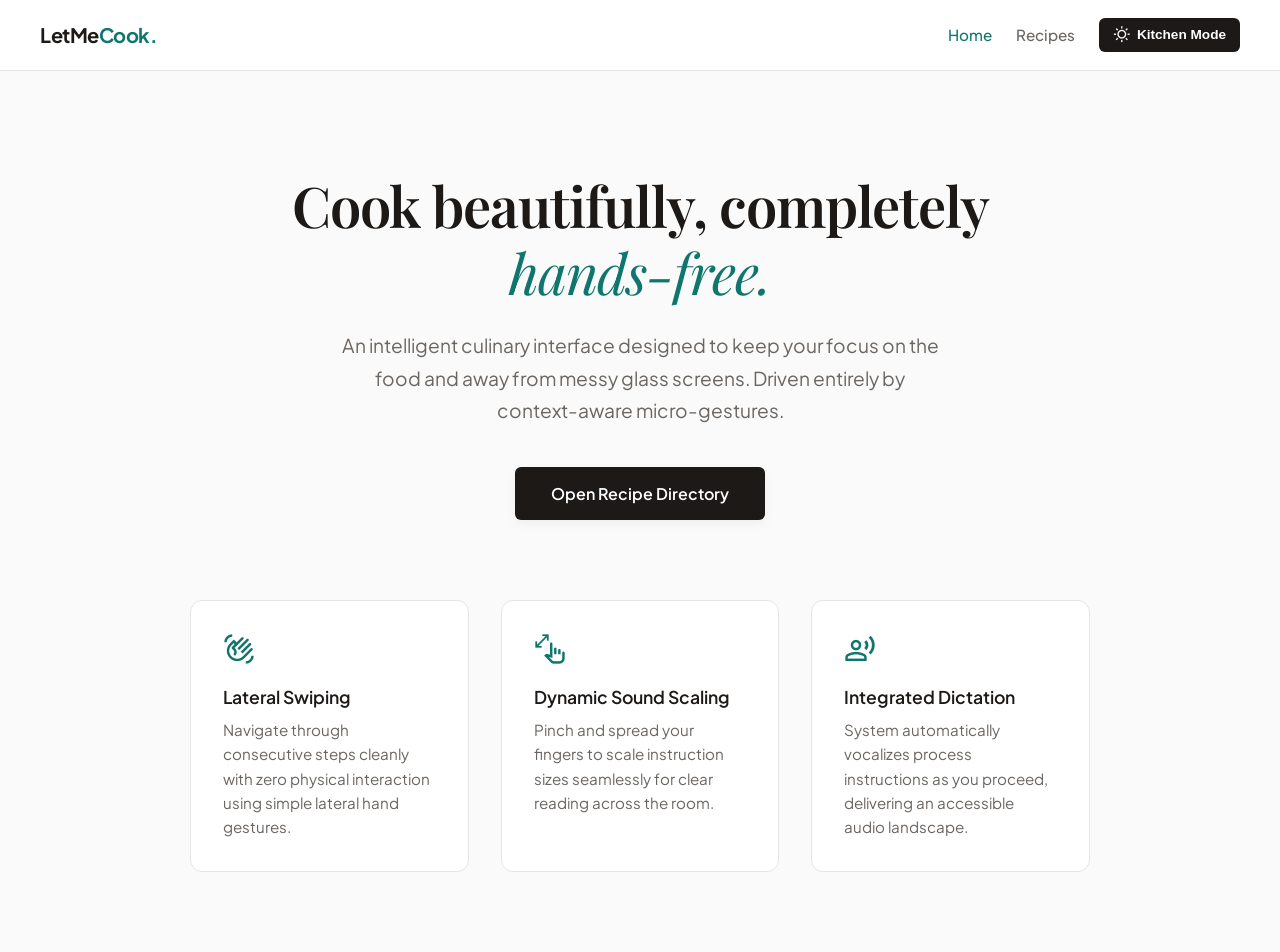
<file: index.html>
<!DOCTYPE html>
<html lang="en">
<head>
    <meta charset="UTF-8">
    <meta name="viewport" content="width=device-width, initial-scale=1.0">
    <title>LetMeCook — Digital Culinary Assistant</title>
    
    <link rel="preconnect" href="https://fonts.googleapis.com">
    <link rel="preconnect" href="https://fonts.gstatic.com" crossorigin="anonymous">
    <link href="https://fonts.googleapis.com/css2?family=Playfair+Display:ital,wght=0,600;1,400&family=Plus+Jakarta+Sans:wght=400;500;600;700&display=swap" rel="stylesheet">
    <link href="https://fonts.googleapis.com/css2?family=Material+Symbols+Outlined:opsz,wght,FILL,GRAD@24,400,0,0" rel="stylesheet">
    <link rel="stylesheet" href="style.css">
    <script src="recipes.js"></script>
</head>
<body>

    <nav class="navbar">
        <a href="index.html" class="logo">LetMe<span>Cook.</span></a>
        <div class="nav-links" style="display: flex; align-items: center;">
            <a href="index.html" class="active">Home</a>
            <a href="recipes.html">Recipes</a>
            <button onclick="toggleGlobalKitchenTheme()" style="background: var(--text-main); color: var(--surface); border: none; padding: 8px 14px; border-radius: var(--radius-sm); font-size: 0.85rem; font-weight: 600; cursor: pointer; display: inline-flex; align-items: center; gap: 6px; margin-left: 24px;">
                <span class="material-symbols-outlined" id="globalThemeIcon" style="font-size: 1.1rem;">wb_sunny</span>
                <span id="globalThemeText">Kitchen Mode</span>
            </button>
        </div>
    </nav>

    <div class="hero-section">
        <h1>Cook beautifully, completely <span>hands-free.</span></h1>
        <p class="hero-subtitle">An intelligent culinary interface designed to keep your focus on the food and away from messy glass screens. Driven entirely by context-aware micro-gestures.</p>
        <a href="recipes.html" class="cta-btn">Open Recipe Directory</a>
    </div>

    <div class="features-grid">
        <div class="feature-card">
            <div class="icon">
                <span class="material-symbols-outlined" style="font-size: 2rem; color: var(--primary);">waving_hand</span>
            </div>
            <h3>Lateral Swiping</h3>
            <p>Navigate through consecutive steps cleanly with zero physical interaction using simple lateral hand gestures.</p>
        </div>
        
        <div class="feature-card">
            <div class="icon">
                <span class="material-symbols-outlined" style="font-size: 2rem; color: var(--primary);">pinch</span>
            </div>
            <h3>Dynamic Sound Scaling</h3>
            <p>Pinch and spread your fingers to scale instruction sizes seamlessly for clear reading across the room.</p>
        </div>
        
        <div class="feature-card">
            <div class="icon">
                <span class="material-symbols-outlined" style="font-size: 2rem; color: var(--primary);">record_voice_over</span>
            </div>
            <h3>Integrated Dictation</h3>
            <p>System automatically vocalizes process instructions as you proceed, delivering an accessible audio landscape.</p>
        </div>
    </div>

</body>
</html>
</file>
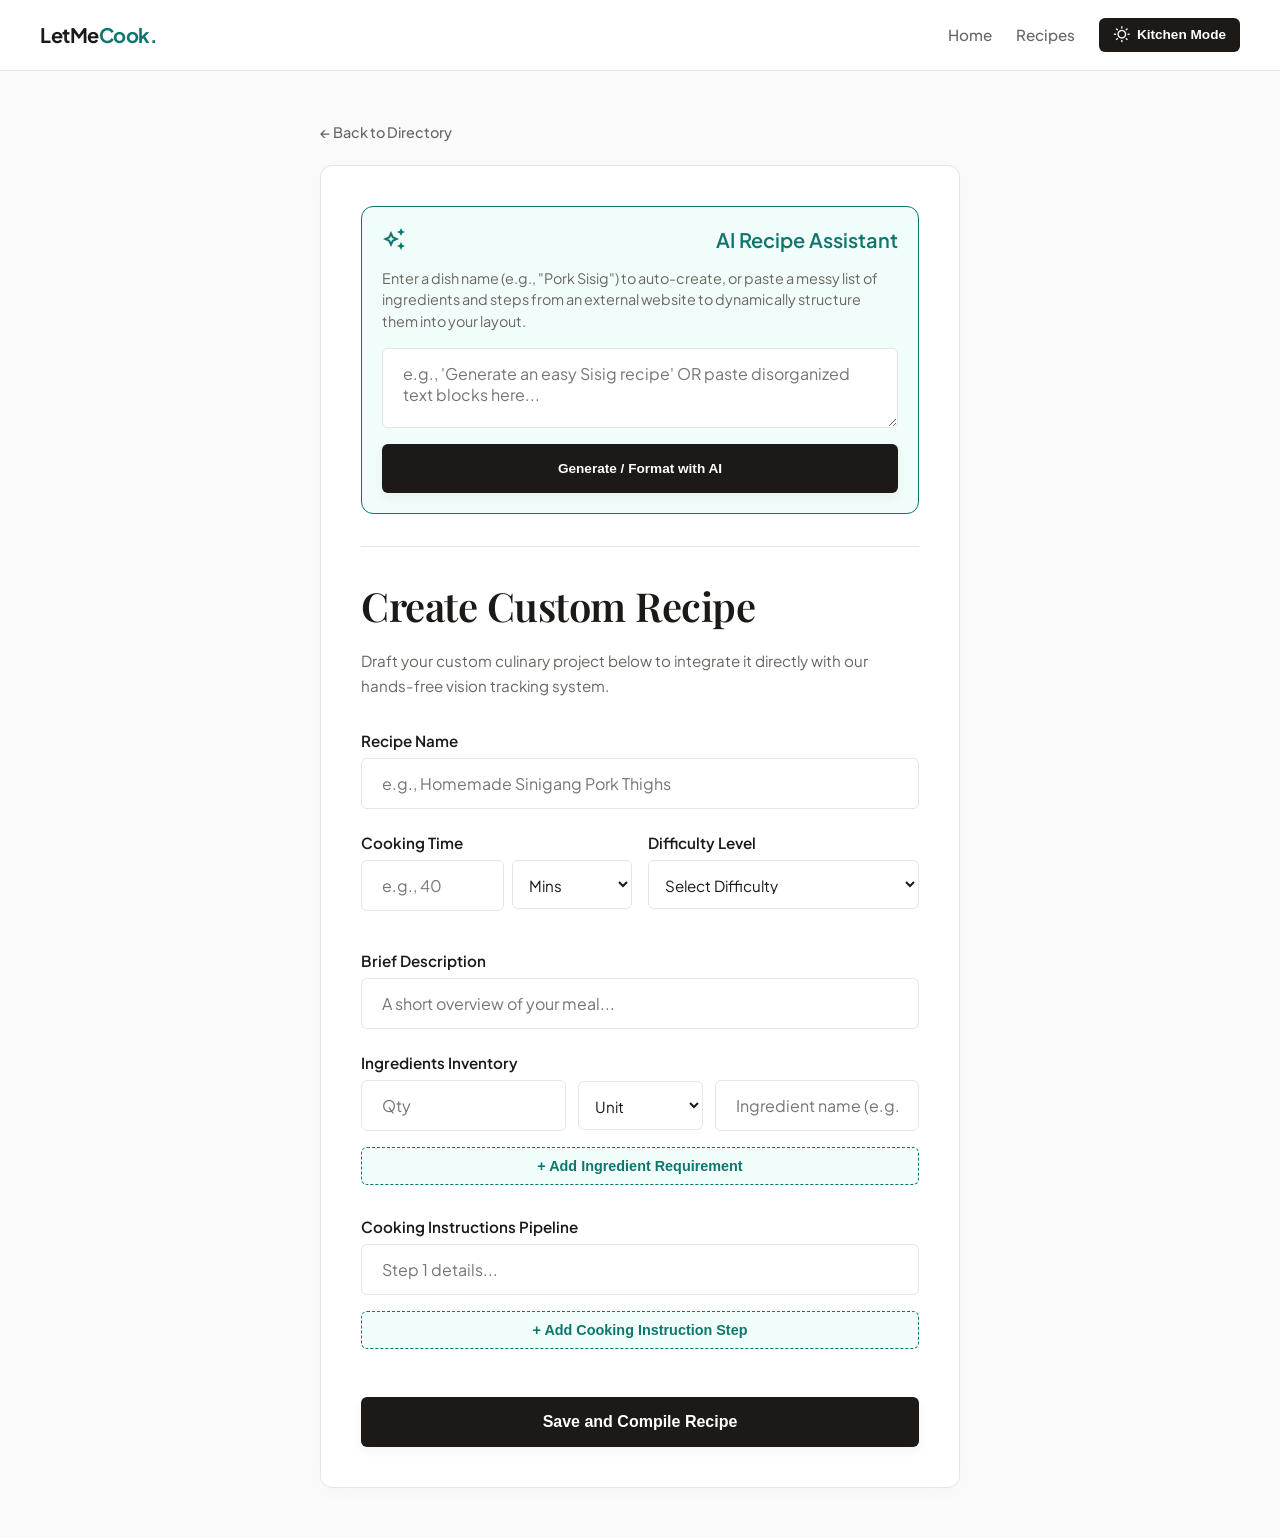
<file: create-recipe.html>
<!DOCTYPE html>
<html lang="en">
<head>
    <meta charset="UTF-8">
    <meta name="viewport" content="width=device-width, initial-scale=1.0">
    <title>Create Recipe — LetMeCook</title>
    
    <link rel="preconnect" href="https://fonts.googleapis.com">
    <link rel="preconnect" href="https://fonts.gstatic.com" crossorigin="anonymous">
    <link href="https://fonts.googleapis.com/css2?family=Playfair+Display:ital,wght=0,600;1,400&family=Plus+Jakarta+Sans:wght=400;500;600;700&display=swap" rel="stylesheet">
    <link href="https://fonts.googleapis.com/css2?family=Material+Symbols+Outlined:opsz,wght,FILL,GRAD@24,400,0,0" rel="stylesheet">
    <link rel="stylesheet" href="style.css">
    <script src="recipes.js"></script>

    <!-- Keyless Cloud and AI Library -->
    <script src="https://js.puter.com/v2/"></script>

    <style>
        .form-group { margin-bottom: 24px; }
        .form-label { display: block; font-weight: 600; font-size: 0.95rem; margin-bottom: 8px; color: var(--text-main); }
        .form-row { display: flex; gap: 16px; margin-bottom: 16px; }
        .dynamic-list-item { display: flex; gap: 12px; margin-bottom: 12px; width: 100%; align-items: center; }
        
        /* Structured Form Inputs & Selects QoL Alignments */
        .qol-select {
            width: 100%;
            padding: 14px 12px;
            border: 1px solid var(--border);
            border-radius: var(--radius-sm);
            background: var(--surface);
            color: var(--text-main);
            font-family: inherit;
            font-size: 0.95rem;
            box-sizing: border-box;
            height: 49px;
            transition: border-color 0.2s ease;
        }
        .qol-select:focus {
            outline: none;
            border-color: var(--primary);
        }

        .time-qty {
            width: 100px;
            min-width: 0 !important;
        }
        .time-unit {
            width: 120px;
        }

        .ingredient-qty { 
            width: 90px; 
            min-width: 0 !important; 
        }
        .ingredient-unit { 
            width: 125px; 
            padding: 14px 12px; 
            border: 1px solid var(--border); 
            border-radius: var(--radius-sm); 
            background: var(--surface); 
            color: var(--text-main); 
            font-family: inherit; 
            font-size: 0.95rem; 
            box-sizing: border-box;
            height: 49px; 
        }
        .ingredient-name { 
            flex: 1; 
            min-width: 0 !important; 
        }

        .remove-btn { background: #fee2e2; color: #991b1b; border: 1px solid #fca5a5; padding: 12px; border-radius: var(--radius-sm); cursor: pointer; display: flex; align-items: center; justify-content: center; height: 49px; box-sizing: border-box; }
        .remove-btn:hover { background: #fca5a5; }
        .add-list-btn { background: var(--primary-light); color: var(--primary); border: 1px dashed var(--primary); padding: 10px 16px; border-radius: var(--radius-sm); font-weight: 600; cursor: pointer; width: 100%; text-align: center; font-size: 0.9rem; margin-top: 4px; transition: all 0.2s; }
        .add-list-btn:hover { background: var(--primary); color: white; }
    </style>
</head>
<body>

    <nav class="navbar">
        <a href="index.html" class="logo">LetMe<span>Cook.</span></a>
        <div class="nav-links" style="display: flex; align-items: center;">
            <a href="index.html">Home</a>
            <a href="recipes.html">Recipes</a>
            <button onclick="toggleGlobalKitchenTheme()" style="background: var(--text-main); color: var(--surface); border: none; padding: 8px 14px; border-radius: var(--radius-sm); font-size: 0.85rem; font-weight: 600; cursor: pointer; display: inline-flex; align-items: center; gap: 6px; margin-left: 24px;">
                <span class="material-symbols-outlined" id="globalThemeIcon" style="font-size: 1.1rem;">wb_sunny</span>
                <span id="globalThemeText">Kitchen Mode</span>
            </button>
        </div>
    </nav>

    <div class="recipe-container">
        <a href="recipes.html" class="back-link">← Back to Directory</a>
        
        <div class="recipe-card">
            
            <!-- KEYLESS AI RECIPE GENERATOR & CLIPBOARD FORMATTER PANEL -->
            <div class="ai-assistant-panel" style="margin-bottom: 32px; padding: 20px; background: var(--primary-light); border: 1px solid var(--primary); border-radius: var(--radius-lg);">
                <h3 style="margin-top:0; display:flex; align-items:center; gap:8px; color:var(--primary);">
                    <span class="material-symbols-outlined">auto_awesome</span> AI Recipe Assistant
                </h3>
                <p style="font-size:0.9rem; margin-bottom:16px; color:var(--text-muted); line-height: 1.5;">
                    Enter a dish name (e.g., "Pork Sisig") to auto-create, or paste a messy list of ingredients and steps from an external website to dynamically structure them into your layout.
                </p>
                
                <div class="form-group" style="margin-bottom: 12px;">
                    <textarea id="aiInputPrompt" class="search-input" style="width:100%; box-sizing:border-box; height:80px; resize:vertical; min-width:0 !important;" placeholder="e.g., 'Generate an easy Sisig recipe' OR paste disorganized text blocks here..."></textarea>
                </div>
                
                <div style="display:flex;">
                    <button type="button" class="cta-btn" onclick="generateRecipeWithAI()" style="padding:10px 20px; font-size:0.85rem; border:none; margin:0; flex:1; height:49px;">Generate / Format with AI</button>
                </div>
                <div id="aiStatusMessage" style="margin-top:12px; font-size:0.85rem; font-weight:600; color:var(--primary); display:none;">Processing...</div>
            </div>

            <hr style="border: 0; border-top: 1px solid var(--border); margin: 32px 0;">

            <h2>Create Custom Recipe</h2>
            <p style="color: var(--text-muted); margin-bottom: 32px; font-size: 0.95rem;">Draft your custom culinary project below to integrate it directly with our hands-free vision tracking system.</p>
            
            <form id="customRecipeForm" onsubmit="saveCustomRecipe(event)">
                <div class="form-group">
                    <label class="form-label" for="recipeTitleInput">Recipe Name</label>
                    <input type="text" id="recipeTitleInput" class="search-input" style="width:100%; box-sizing:border-box;" placeholder="e.g., Homemade Sinigang Pork Thighs" required>
                </div>

                <div class="form-row">
                    <div class="form-group" style="flex:1;">
                        <label class="form-label">Cooking Time</label>
                        <div style="display: flex; gap: 8px; width: 100%;">
                            <input type="number" id="recipeTimeInput" min="1" class="search-input time-qty" placeholder="e.g., 40" required>
                            <select id="recipeTimeUnitInput" class="qol-select time-unit" required>
                                <option value="Mins">Mins</option>
                                <option value="Hrs">Hour(s)</option>
                            </select>
                        </div>
                    </div>
                    <div class="form-group" style="flex:1;">
                        <label class="form-label" for="recipeLevelInput">Difficulty Level</label>
                        <select id="recipeLevelInput" class="qol-select" required>
                            <option value="" disabled selected>Select Difficulty</option>
                            <option value="Easy">Easy</option>
                            <option value="Medium">Medium</option>
                            <option value="Hard">Hard</option>
                        </select>
                    </div>
                </div>

                <div class="form-group">
                    <label class="form-label" for="recipeDescInput">Brief Description</label>
                    <input type="text" id="recipeDescInput" class="search-input" style="width:100%; box-sizing:border-box;" placeholder="A short overview of your meal..." required>
                </div>

                <div class="form-group">
                    <label class="form-label">Ingredients Inventory</label>
                    <div id="ingredientsFormContainer">
                        <div class="dynamic-list-item">
                            <input type="number" step="0.25" min="0" class="search-input ingredient-qty" placeholder="Qty" required>
                            <select class="ingredient-unit" required>
                                <option value="">Unit</option>
                                <option value="g">g (grams)</option>
                                <option value="kg">kg (kilograms)</option>
                                <option value="ml">ml (milliliters)</option>
                                <option value="L">L (liters)</option>
                                <option value="tsp">tsp</option>
                                <option value="tbsp">tbsp</option>
                                <option value="cup">cup(s)</option>
                                <option value="pcs">pc(s)</option>
                                <option value="to taste">to taste</option>
                            </select>
                            <input type="text" class="search-input ingredient-name" placeholder="Ingredient name (e.g., Pork belly)" required>
                        </div>
                    </div>
                    <button type="button" class="add-list-btn" onclick="addIngredientField()">+ Add Ingredient Requirement</button>
                </div>

                <div class="form-group" style="margin-top: 32px;">
                    <label class="form-label">Cooking Instructions Pipeline</label>
                    <div id="stepsFormContainer">
                        <div class="dynamic-list-item">
                            <input type="text" class="search-input step-entry" style="flex:1;" placeholder="Step 1 details..." required>
                        </div>
                    </div>
                    <button type="button" class="add-list-btn" onclick="addStepField()">+ Add Cooking Instruction Step</button>
                </div>

                <button type="submit" class="cta-btn" style="width: 100%; text-align: center; margin-top: 24px; cursor: pointer; border: none;">Save and Compile Recipe</button>
            </form>
        </div>
    </div>

    <!-- SDK & Dynamic Form Injection Logic -->
    <script>
        async function generateRecipeWithAI() {
            const prompt = document.getElementById('aiInputPrompt').value.trim();
            const statusMsg = document.getElementById('aiStatusMessage');

            if (!prompt) {
                alert("Please enter a dish name or paste raw text to organize.");
                return;
            }

            statusMsg.style.display = 'block';
            statusMsg.innerText = "✨ AI is compiling your recipe layout...";

            try {
                // Call Gemini via keyless Puter AI integration
                const response = await puter.ai.chat(
                    `You are a professional recipe extraction parser. Based on this request: "${prompt}", generate a structured recipe.
                    
                    If the user gives just a dish name, invent a standard recipe.
                    If the user provides copy-pasted raw ingredients and instructions, parse and organize them.
                    
                    IMPORTANT: For ingredients, split them into:
                    - "qty": a clean number (e.g., 2, 0.5, 250) or an empty string "" if not applicable.
                    - "unit": abbreviation strictly matching: "g", "kg", "ml", "L", "tsp", "tbsp", "cup", "pcs", or "to taste".
                    - "name": plain name of the ingredient without units or quantities.
                    
                    Return output in this JSON format ONLY (Do not include markdown blocks like \`\`\`json or regular conversational text):
                    {
                        "title": "Recipe Name",
                        "timeQty": 45,
                        "timeUnit": "Mins",
                        "level": "Medium",
                        "description": "Short overview",
                        "ingredients": [
                            {"qty": 500, "unit": "g", "name": "Pork Belly"},
                            {"qty": 2, "unit": "tbsp", "name": "Soy Sauce"}
                        ],
                        "steps": [
                            "Step 1 instructions...",
                            "Step 2 instructions..."
                        ]
                    }`,
                    { model: 'google/gemini-3.5-flash' }
                );

                const cleanText = response.message.content.replace(/```json|```/g, '').trim();
                const recipeData = JSON.parse(cleanText);

                // Populate Text & Dropdowns
                document.getElementById('recipeTitleInput').value = recipeData.title || '';
                document.getElementById('recipeTimeInput').value = recipeData.timeQty || '';
                document.getElementById('recipeTimeUnitInput').value = recipeData.timeUnit || 'Mins';
                document.getElementById('recipeLevelInput').value = recipeData.level || 'Medium';
                document.getElementById('recipeDescInput').value = recipeData.description || '';

                // Hydrate Ingredients List
                const ingContainer = document.getElementById('ingredientsFormContainer');
                ingContainer.innerHTML = '';
                
                if (recipeData.ingredients && recipeData.ingredients.length > 0) {
                    recipeData.ingredients.forEach((ing, i) => {
                        const div = document.createElement('div');
                        div.className = 'dynamic-list-item';
                        div.innerHTML = `
                            <input type="number" step="0.25" min="0" class="search-input ingredient-qty" placeholder="Qty" value="${ing.qty || ''}" required>
                            <select class="ingredient-unit" required>
                                <option value="">Unit</option>
                                <option value="g" ${ing.unit === 'g' ? 'selected' : ''}>g (grams)</option>
                                <option value="kg" ${ing.unit === 'kg' ? 'selected' : ''}>kg (kilograms)</option>
                                <option value="ml" ${ing.unit === 'ml' ? 'selected' : ''}>ml (milliliters)</option>
                                <option value="L" ${ing.unit === 'L' ? 'selected' : ''}>L (liters)</option>
                                <option value="tsp" ${ing.unit === 'tsp' ? 'selected' : ''}>tsp</option>
                                <option value="tbsp" ${ing.unit === 'tbsp' ? 'selected' : ''}>tbsp</option>
                                <option value="cup" ${ing.unit === 'cup' ? 'selected' : ''}>cup(s)</option>
                                <option value="pcs" ${ing.unit === 'pcs' ? 'selected' : ''}>pc(s)</option>
                                <option value="to taste" ${ing.unit === 'to taste' ? 'selected' : ''}>to taste</option>
                            </select>
                            <input type="text" class="search-input ingredient-name" style="flex:1;" placeholder="Ingredient name..." value="${ing.name || ''}" required>
                            ${i > 0 ? `<button type="button" class="remove-btn" onclick="this.parentElement.remove()"><span class="material-symbols-outlined">delete</span></button>` : ''}
                        `;
                        ingContainer.appendChild(div);
                    });
                } else {
                    addIngredientField();
                }

                // Hydrate Instruction Steps
                const stepsContainer = document.getElementById('stepsFormContainer');
                stepsContainer.innerHTML = '';
                
                if (recipeData.steps && recipeData.steps.length > 0) {
                    recipeData.steps.forEach((step, i) => {
                        const div = document.createElement('div');
                        div.className = 'dynamic-list-item';
                        div.innerHTML = `
                            <input type="text" class="search-input step-entry" style="flex:1;" placeholder="Step ${i + 1} details..." value="${step}" required>
                            ${i > 0 ? `<button type="button" class="remove-btn" onclick="this.parentElement.remove(); updateStepPlaceholders();"><span class="material-symbols-outlined">delete</span></button>` : ''}
                        `;
                        stepsContainer.appendChild(div);
                    });
                } else {
                    addStepField();
                }

                statusMsg.innerText = "✔️ Template populated successfully! You can make modifications before saving.";
                setTimeout(() => { statusMsg.style.display = 'none'; }, 6000);

            } catch (error) {
                console.error(error);
                statusMsg.innerText = "❌ AI formatting failed. Please try again.";
            }
        }
    </script>

    <script>
        function addIngredientField() {
            const container = document.getElementById('ingredientsFormContainer');
            const div = document.createElement('div'); div.className = 'dynamic-list-item';
            div.innerHTML = `
                <input type="number" step="0.25" min="0" class="search-input ingredient-qty" placeholder="Qty" required>
                <select class="ingredient-unit" required>
                    <option value="">Unit</option>
                    <option value="g">g (grams)</option>
                    <option value="kg">kg (kilograms)</option>
                    <option value="ml">ml (milliliters)</option>
                    <option value="L">L (liters)</option>
                    <option value="tsp">tsp</option>
                    <option value="tbsp">tbsp</option>
                    <option value="cup">cup(s)</option>
                    <option value="pcs">pc(s)</option>
                    <option value="to taste">to taste</option>
                </select>
                <input type="text" class="search-input ingredient-name" style="flex:1;" placeholder="Ingredient name..." required>
                <button type="button" class="remove-btn" onclick="this.parentElement.remove()"><span class="material-symbols-outlined">delete</span></button>
            `;
            container.appendChild(div);
        }

        function addStepField() {
            const container = document.getElementById('stepsFormContainer');
            const stepNum = container.children.length + 1;
            const div = document.createElement('div'); div.className = 'dynamic-list-item';
            div.innerHTML = `<input type="text" class="search-input step-entry" style="flex:1;" placeholder="Step ${stepNum} details..." required>
                <button type="button" class="remove-btn" onclick="this.parentElement.remove(); updateStepPlaceholders();"><span class="material-symbols-outlined">delete</span></button>`;
            container.appendChild(div);
        }

        function updateStepPlaceholders() {
            document.querySelectorAll('.step-entry').forEach((input, index) => { input.placeholder = `Step ${index + 1} details...`; });
        }

        function saveCustomRecipe(event) {
            event.preventDefault();
            const title = document.getElementById('recipeTitleInput').value.trim();
            
            const timeQty = document.getElementById('recipeTimeInput').value.trim();
            const timeUnit = document.getElementById('recipeTimeUnitInput').value;
            const time = `${timeQty} ${timeUnit}`;

            const level = document.getElementById('recipeLevelInput').value;
            const description = document.getElementById('recipeDescInput').value.trim();

            const ingredientItems = Array.from(document.querySelectorAll('#ingredientsFormContainer .dynamic-list-item'));
            const ingredients = ingredientItems.map(item => {
                const qty = item.querySelector('.ingredient-qty').value.trim();
                const unit = item.querySelector('.ingredient-unit').value;
                const name = item.querySelector('.ingredient-name').value.trim();
                
                if (unit === "to taste") {
                    return `${name} (${unit})`;
                }
                return `${qty}${unit} ${name}`;
            }).filter(val => val !== "");

            const steps = Array.from(document.querySelectorAll('.step-entry')).map(input => input.value.trim()).filter(val => val !== "");

            const recipeKey = 'user_' + title.toLowerCase().replace(/[^a-z0-9]/g, '_');
            const newRecipeObject = { title, time, level, description, ingredients, steps };

            let savedRecipes = JSON.parse(localStorage.getItem('userCustomRecipes')) || {};
            savedRecipes[recipeKey] = newRecipeObject;
            localStorage.setItem('userCustomRecipes', JSON.stringify(savedRecipes));
            window.location.href = 'recipes.html';
        }
    </script>
</body>
</html>
</file>
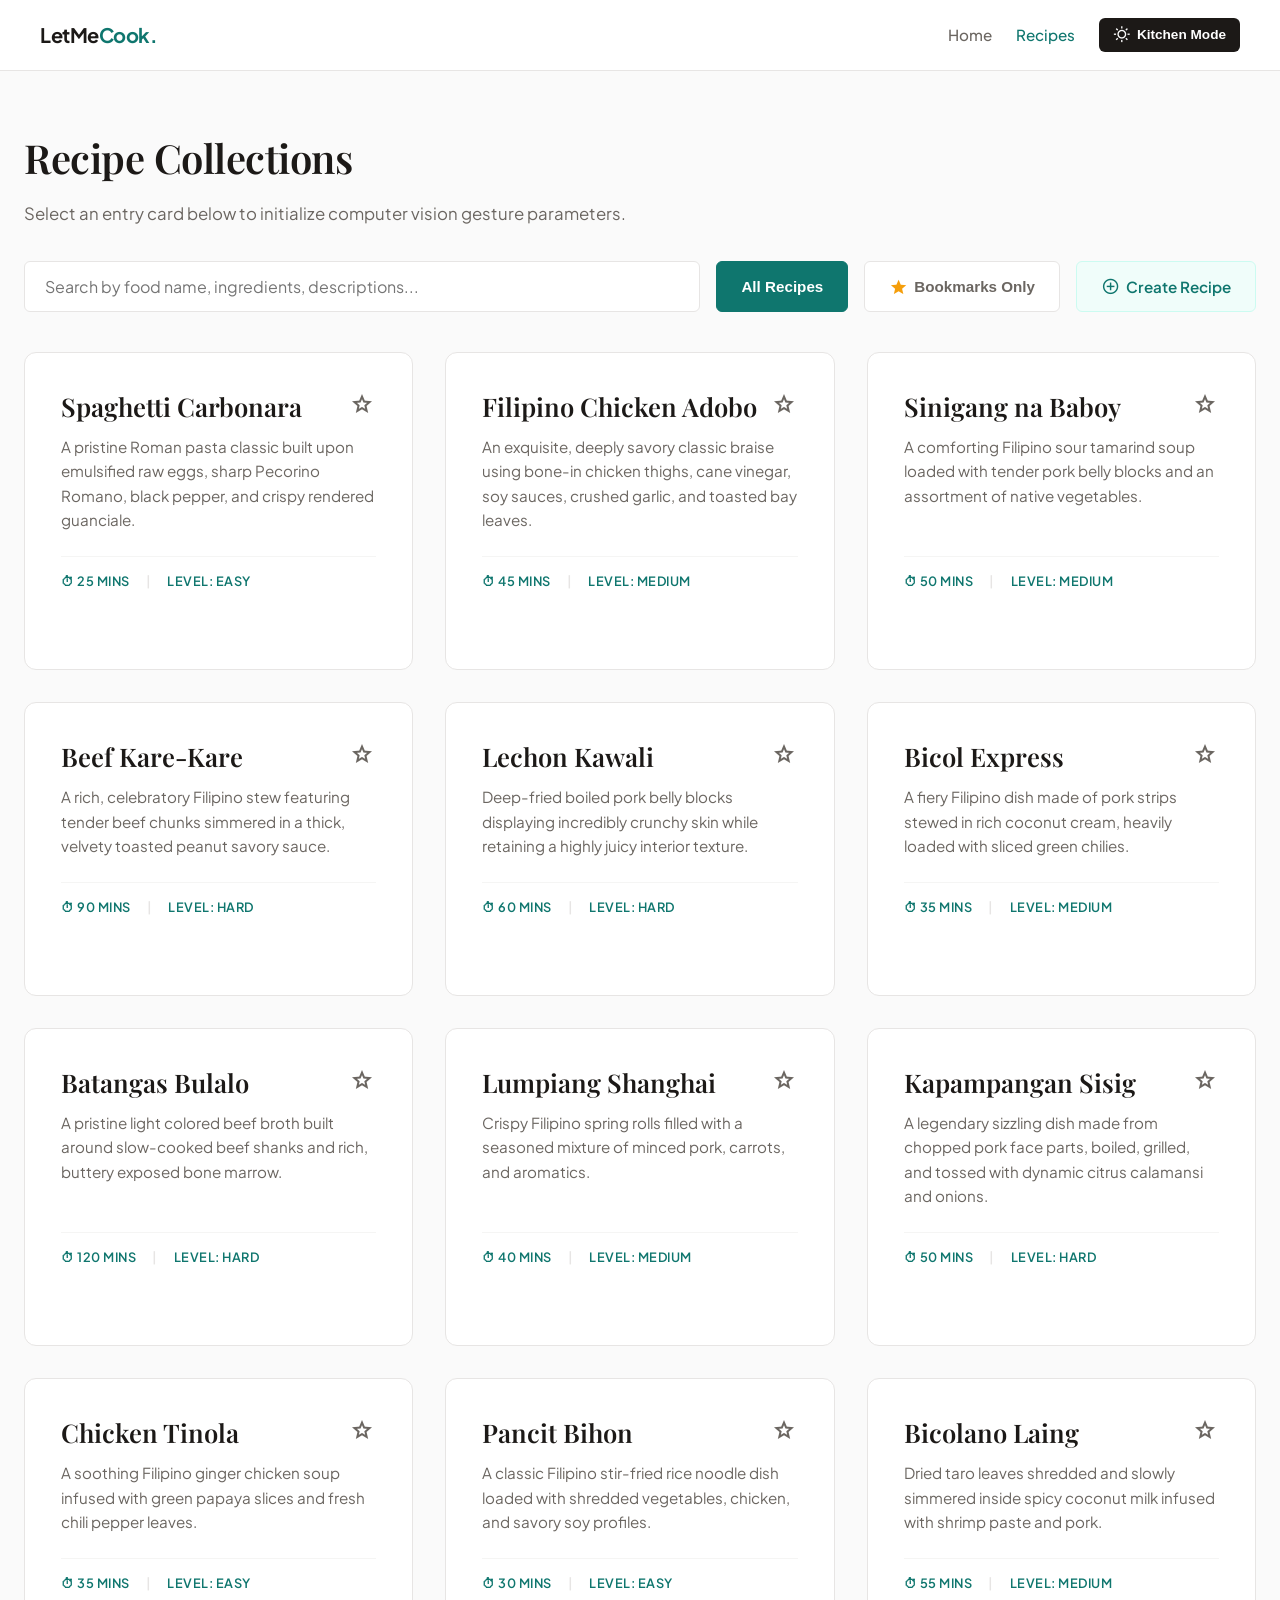
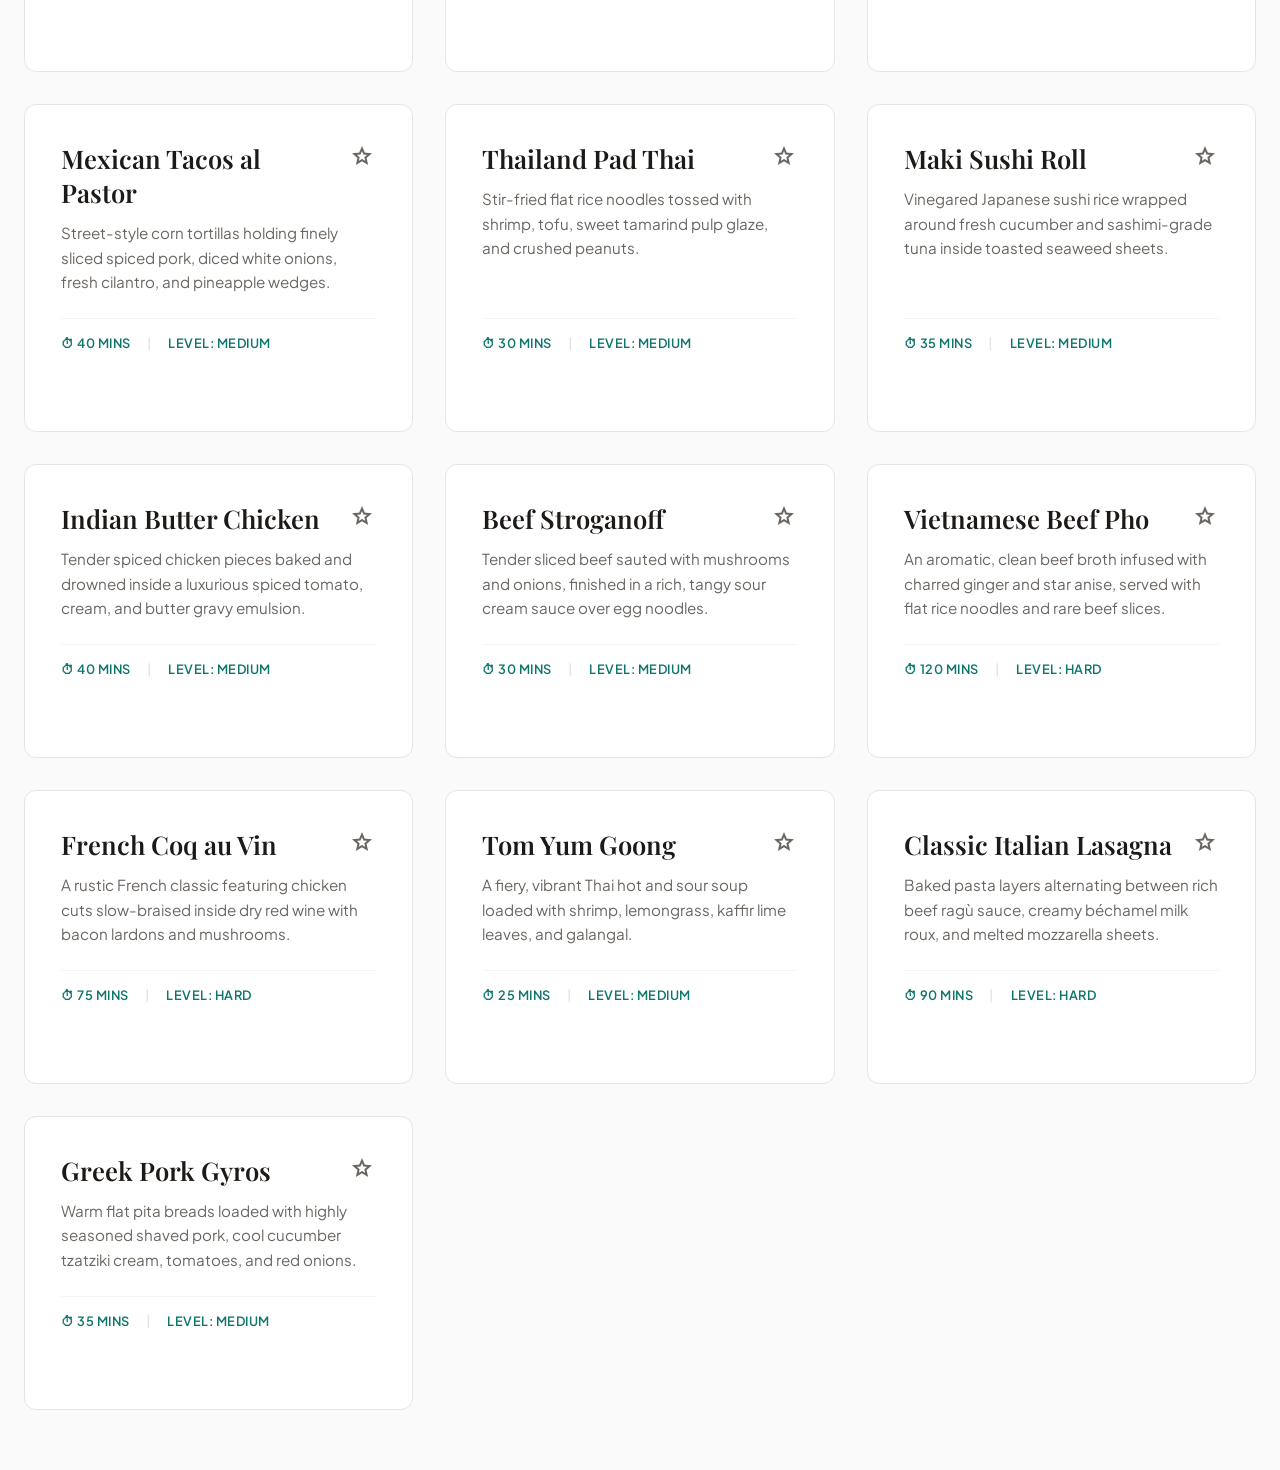
<file: recipes.html>
<!DOCTYPE html>
<html lang="en">
<head>
    <meta charset="UTF-8">
    <meta name="viewport" content="width=device-width, initial-scale=1.0">
    <title>Recipe Directory — LetMeCook</title>
    
    <link rel="preconnect" href="https://fonts.googleapis.com">
    <link rel="preconnect" href="https://fonts.gstatic.com" crossorigin="anonymous">
    <link href="https://fonts.googleapis.com/css2?family=Playfair+Display:ital,wght=0,600;1,400&family=Plus+Jakarta+Sans:wght=400;500;600;700&display=swap" rel="stylesheet">
    <link href="https://fonts.googleapis.com/css2?family=Material+Symbols+Outlined:opsz,wght,FILL,GRAD@24,400,0,0" rel="stylesheet">
    <link rel="stylesheet" href="style.css">
    <script src="recipes.js"></script>
</head>
<body>

    <nav class="navbar">
        <a href="index.html" class="logo">LetMe<span>Cook.</span></a>
        <div class="nav-links" style="display: flex; align-items: center;">
            <a href="index.html">Home</a>
            <a href="recipes.html" class="active">Recipes</a>
            <button onclick="toggleGlobalKitchenTheme()" style="background: var(--text-main); color: var(--surface); border: none; padding: 8px 14px; border-radius: var(--radius-sm); font-size: 0.85rem; font-weight: 600; cursor: pointer; display: inline-flex; align-items: center; gap: 6px; margin-left: 24px;">
                <span class="material-symbols-outlined" id="globalThemeIcon" style="font-size: 1.1rem;">wb_sunny</span>
                <span id="globalThemeText">Kitchen Mode</span>
            </button>
        </div>
    </nav>

    <div class="directory-container">
        <h2>Recipe Collections</h2>
        <p class="directory-desc">Select an entry card below to initialize computer vision gesture parameters.</p>
        
        <div class="search-controls">
            <input type="text" id="searchInput" class="search-input" placeholder="Search by food name, ingredients, descriptions...">
            <button id="filterAll" class="filter-btn active" onclick="setFilter('all')">All Recipes</button>
            <button id="filterFavs" class="filter-btn" onclick="setFilter('favorites')" style="display: flex; align-items: center; gap: 6px;">
                <span class="material-symbols-outlined" style="font-size: 1.2rem; font-variation-settings: 'FILL' 1; color: #f59e0b;">star</span> Bookmarks Only
            </button>
            <a href="create-recipe.html" class="filter-btn" style="display: inline-flex; align-items: center; gap: 6px; text-decoration: none; margin-left: auto; background: var(--primary-light); color: var(--primary); border-color: #ccfbf1;">
                <span class="material-symbols-outlined" style="font-size: 1.2rem;">add_circle</span> Create Recipe
            </a>
        </div>

        <div class="recipe-grid" id="recipeGridContainer"></div>
    </div>

    <script>
        let currentFilterMode = 'all';

        if (!localStorage.getItem('recipeBookmarks')) {
            localStorage.setItem('recipeBookmarks', JSON.stringify([]));
        }

        function renderCatalogGrid() {
            const searchKeyword = document.getElementById('searchInput').value.toLowerCase();
            const bookmarksList = JSON.parse(localStorage.getItem('recipeBookmarks'));
            const gridContainer = document.getElementById('recipeGridContainer');
            let generatedHtml = '';

            const userKeys = [];
            const systemKeys = [];

            for (const key in RECIPE_DATA) {
                if (key.startsWith('user_')) { userKeys.push(key); } 
                else { systemKeys.push(key); }
            }

            const prioritizedKeys = [...userKeys, ...systemKeys];

            prioritizedKeys.forEach(key => {
                const item = RECIPE_DATA[key];
                const isFavorited = bookmarksList.includes(key);

                if (currentFilterMode === 'favorites' && !isFavorited) return;

                const matchesSearch = 
                    item.title.toLowerCase().includes(searchKeyword) ||
                    item.description.toLowerCase().includes(searchKeyword) ||
                    item.ingredients.some(ing => ing.toLowerCase().includes(searchKeyword));

                if (!matchesSearch) return;

                const isUserGenerated = key.startsWith('user_');
                const conditionalShadeClass = isUserGenerated ? 'user-created-card' : '';
                const deleteActionMarkup = isUserGenerated ? `
                    <div class="card-actions-wrapper">
                        <button class="action-icon-btn delete" title="Delete Recipe" onclick="purgeCustomRecipe(event, '${key}')">
                            <span class="material-symbols-outlined" style="font-size: 1.2rem;">delete</span>
                        </button>
                    </div>
                ` : '';

                generatedHtml += `
                    <div class="recipe-directory-card ${conditionalShadeClass}" style="cursor: pointer; padding-bottom: 80px;" onclick="navigateToRecipe(event, '${key}')">
                        <button class="fav-btn" onclick="toggleBookmarkState(event, '${key}')" style="display: flex; align-items: center; justify-content: center;">
                            <span class="material-symbols-outlined" style="color: ${isFavorited ? '#f59e0b' : 'var(--text-muted)'}; font-variation-settings: 'FILL' ${isFavorited ? 1 : 0};">
                                star
                            </span>
                        </button>
                        <div class="card-header">
                            <h3>${item.title}</h3>
                            <p>${item.description}</p>
                        </div>
                        ${deleteActionMarkup}
                        <div class="card-footer">
                            <span>⏱ ${item.time}</span>
                            <span class="divider">|</span>
                            <span>Level: ${item.level}</span>
                        </div>
                    </div>
                `;
            });

            gridContainer.innerHTML = generatedHtml || `<p style="color:var(--text-muted); text-align:center; grid-column: 1/-1; padding: 40px 0;">No matching entries found.</p>`;
        }

        function purgeCustomRecipe(event, recipeKey) {
            event.stopPropagation();
            if (confirm("Are you sure you want to permanently delete this custom recipe?")) {
                let userRecipes = JSON.parse(localStorage.getItem('userCustomRecipes')) || {};
                delete userRecipes[recipeKey];
                localStorage.setItem('userCustomRecipes', JSON.stringify(userRecipes));
                
                let bookmarks = JSON.parse(localStorage.getItem('recipeBookmarks')) || [];
                bookmarks = bookmarks.filter(k => k !== recipeKey);
                localStorage.setItem('recipeBookmarks', JSON.stringify(bookmarks));
                
                window.location.reload();
            }
        }

        function toggleBookmarkState(event, recipeKey) {
            event.stopPropagation();
            let bookmarks = JSON.parse(localStorage.getItem('recipeBookmarks'));

            if (bookmarks.includes(recipeKey)) { bookmarks = bookmarks.filter(k => k !== recipeKey); } 
            else { bookmarks.push(recipeKey); }

            localStorage.setItem('recipeBookmarks', JSON.stringify(bookmarks));
            renderCatalogGrid();
        }

        function setFilter(mode) {
            currentFilterMode = mode;
            document.getElementById('filterAll').classList.toggle('active', mode === 'all');
            document.getElementById('filterFavs').classList.toggle('active', mode === 'favorites');
            renderCatalogGrid();
        }

        function navigateToRecipe(event, recipeKey) {
            window.location.href = `cooking.html?recipe=${recipeKey}`;
        }

        document.getElementById('searchInput').addEventListener('input', renderCatalogGrid);
        renderCatalogGrid();
    </script>
</body>
</html>
</file>
<file: style.css>
/* ==========================================================================
   LETMECOOK SYSTEM ENGINE GLOBAL CODE MAPPINGS
   ========================================================================== */

:root {
    --primary: #0f766e;       
    --primary-hover: #115e59;  
    --primary-light: #f0fdfa;  
    --bg: #fafafa;             
    --surface: #ffffff;        
    --text-main: #1c1917;      
    --text-muted: #6b6661;     
    --border: #e7e5e4;         
    --radius-lg: 12px;
    --radius-sm: 6px;
}

body {
    font-family: 'Plus Jakarta Sans', sans-serif;
    background: var(--bg);
    margin: 0;
    /* Respect physical iOS safe areas globally */
    padding: 0 env(safe-area-inset-right) env(safe-area-inset-bottom) env(safe-area-inset-left);
    color: var(--text-main);
    -webkit-font-smoothing: antialiased;
    -moz-osx-font-smoothing: grayscale;
    transition: font-size 0.25s cubic-bezier(0.4, 0, 0.2, 1);
    
    /* Prevent raw double-tap zooming & eliminate iOS 300ms delay */
    touch-action: manipulation;
}

/* ==========================================================================
   TYPOGRAPHY AND STRUCTURAL LINKS
   ========================================================================== */

h1 { 
    font-family: 'Playfair Display', serif; 
    font-weight: 600;
    color: var(--text-main); 
    letter-spacing: -0.5px;
}

h2 {
    font-family: 'Playfair Display', serif;
    font-size: 2.5rem;
    font-weight: 600;
    letter-spacing: -0.5px;
    margin-top: 0;
    margin-bottom: 8px;
    color: var(--text-main);
}

h3 { 
    font-family: 'Plus Jakarta Sans', sans-serif;
    font-size: 1.25rem; 
    font-weight: 600;
    color: var(--text-main); 
}

p { 
    font-size: 1.05rem; 
    line-height: 1.7; 
    color: #44403c; 
}

/* ==========================================================================
   NAVIGATION FRAMEWORK
   ========================================================================== */

.navbar {
    background: var(--surface);
    /* Safe Area padding ensures title or navigation isn't cut off by physical notches */
    padding: max(18px, env(safe-area-inset-top)) max(40px, env(safe-area-inset-right)) 18px max(40px, env(safe-area-inset-left));
    display: flex;
    justify-content: space-between;
    align-items: center;
    border-bottom: 1px solid var(--border);
    position: sticky;
    top: 0;
    z-index: 1000;
}

.navbar .logo { 
    font-weight: 700; 
    letter-spacing: -0.5px;
    color: var(--text-main); 
    font-size: 1.25rem; 
    text-decoration: none; 
}

.navbar .logo span { 
    color: var(--primary); 
}

.nav-links {
    display: flex;
    align-items: center;
}

.nav-links a { 
    text-decoration: none; 
    color: var(--text-muted); 
    margin-left: 24px; 
    font-weight: 500; 
    font-size: 0.95rem;
    transition: color 0.2s ease;
    
    /* QoL: Remove grey highlight on touch in Safari */
    -webkit-tap-highlight-color: rgba(0,0,0,0);
}

.nav-links a:hover, 
.nav-links a.active { 
    color: var(--primary); 
}

/* ==========================================================================
   LAYOUT AND VIEW CONTAINERS
   ========================================================================== */

.hero-section {
    max-width: 800px;
    margin: 100px auto 60px;
    text-align: center;
    padding: 0 24px;
}

.hero-section h1 {
    font-size: 3.5rem;
    line-height: 1.2;
    letter-spacing: -1px;
    margin-bottom: 24px;
}

.hero-section h1 span {
    font-style: italic;
    font-weight: 400;
    color: var(--primary);
}

.hero-subtitle {
    font-size: 1.2rem;
    line-height: 1.7;
    color: var(--text-muted);
    max-width: 600px;
    margin: 0 auto 40px;
}

.directory-container {
    max-width: 1280px;
    margin: 60px auto;
    padding: 0 max(24px, env(safe-area-inset-right)) 0 max(24px, env(safe-area-inset-left));
}

.directory-desc {
    color: var(--text-muted);
    font-size: 1.05rem;
    margin-bottom: 32px;
}

.recipe-container { 
    max-width: 640px; 
    margin: 50px auto; 
    padding: 0 max(20px, env(safe-area-inset-right)) 0 max(20px, env(safe-area-inset-left)); 
}

.recipe-card { 
    background: var(--surface); 
    padding: 40px; 
    border-radius: var(--radius-lg); 
    border: 1px solid var(--border);
    box-shadow: 0 4px 20px rgba(0, 0, 0, 0.02);
    text-align: left;
    position: relative;
}

.recipe-card h1 { font-size: 2.4rem; margin: 0 0 24px 0; }
.recipe-card h3 { margin-top: 0; margin-bottom: 16px; display: flex; align-items: center; justify-content: space-between; }
.recipe-card p { margin-bottom: 24px; }

/* ==========================================================================
   INTERFACE FILTERS AND SEARCH CONTEXT BARS
   ========================================================================== */

.search-controls {
    display: flex;
    gap: 16px;
    margin-bottom: 40px;
    flex-wrap: wrap;
}

.search-input {
    flex: 1;
    min-width: 280px;
    padding: 14px 20px;
    border: 1px solid var(--border);
    border-radius: var(--radius-sm);
    font-family: inherit;
    color: var(--text-main);
    background: var(--surface);
    transition: border-color 0.2s ease;
    
    /* Prevents default browser styling and zoom triggers on focus */
    -webkit-appearance: none;
    appearance: none; /* Standard property for compatibility */
    font-size: 16px;  /* iOS standard to prevent automatic browser zoom on input focus */
}

.search-input:focus {
    outline: none;
    border-color: var(--primary);
}

.filter-btn {
    padding: 14px 24px;
    background: var(--surface);
    color: var(--text-muted);
    border: 1px solid var(--border);
    border-radius: var(--radius-sm);
    font-size: 0.95rem;
    font-weight: 600;
    cursor: pointer;
    transition: all 0.2s ease;
    -webkit-tap-highlight-color: rgba(0,0,0,0);
}

.filter-btn:hover {
    border-color: var(--text-main);
    color: var(--text-main);
}

.filter-btn.active {
    background: var(--primary);
    color: var(--surface);
    border-color: var(--primary);
}

/* ==========================================================================
   CARDS AND RESPONSIVE FLEXIBLE GRIDS
   ========================================================================== */

.features-grid {
    max-width: 900px;
    margin: 80px auto;
    display: grid;
    grid-template-columns: repeat(auto-fit, minmax(260px, 1fr));
    gap: 32px;
    padding: 0 24px;
}

.feature-card {
    background: var(--surface);
    padding: 32px;
    border-radius: var(--radius-lg);
    border: 1px solid var(--border);
    text-align: left;
}

.feature-card .icon {
    font-size: 1.5rem;
    color: var(--primary);
    margin-bottom: 16px;
    display: inline-block;
}

.feature-card h3 { font-size: 1.1rem; margin: 0 0 10px 0; }
.feature-card p { font-size: 0.95rem; line-height: 1.6; margin: 0; color: var(--text-muted); }

.recipe-grid {
    display: grid;
    grid-template-columns: repeat(3, 1fr);
    gap: 32px;
}

.recipe-directory-card {
    background: var(--surface);
    border-radius: var(--radius-lg);
    border: 1px solid var(--border);
    text-decoration: none;
    color: var(--text-main);
    transition: all 0.25s cubic-bezier(0.4, 0, 0.2, 1);
    display: flex;
    flex-direction: column;
    justify-content: space-between;
    padding: 36px;
    position: relative;
    -webkit-tap-highlight-color: rgba(0,0,0,0);
}

.recipe-directory-card:hover {
    transform: translateY(-4px);
    border-color: #cbd5e1;
    box-shadow: 0 12px 30px rgba(0, 0, 0, 0.03);
}

.recipe-directory-card:hover .card-header h3 { 
    color: var(--primary); 
}

.user-created-card {
    background: #f0fdfa !important; 
    border-color: #99f6e4 !important;
}

.card-header h3 {
    font-family: 'Playfair Display', serif;
    font-size: 1.6rem;
    font-weight: 600;
    margin: 0 0 12px 0;
    padding-right: 40px;
    transition: color 0.2s ease;
}

.card-header p { 
    font-size: 0.95rem; 
    line-height: 1.6; 
    color: var(--text-muted); 
    margin: 0 0 24px 0; 
}

.fav-btn {
    position: absolute;
    top: 32px;
    right: 32px;
    background: transparent;
    border: none;
    font-size: 1.3rem;
    cursor: pointer;
    z-index: 10;
    padding: 6px;
    border-radius: 50%;
    transition: transform 0.2s ease, background 0.2s ease;
    display: flex;
    align-items: center;
    justify-content: center;
    -webkit-tap-highlight-color: rgba(0,0,0,0);
}

.fav-btn:hover {
    background: var(--bg);
    transform: scale(1.1);
}

.card-footer {
    display: flex;
    align-items: center;
    gap: 16px;
    font-size: 0.8rem;
    font-weight: 600;
    letter-spacing: 0.5px;
    text-transform: uppercase;
    color: var(--primary);
    padding-top: 16px;
    border-top: 1px solid #f5f5f4;
}

.card-footer .divider { 
    color: var(--border); 
}

/* ==========================================================================
   CARD ACTION HANDLERS AND CUSTOM TIMELINE OVERLAYS
   ========================================================================== */

.card-actions-wrapper {
    display: flex;
    gap: 8px;
    position: absolute;
    bottom: 32px;
    right: 32px;
    z-index: 20;
}

.action-icon-btn {
    background: var(--bg);
    border: 1px solid var(--border);
    color: var(--text-muted);
    padding: 6px;
    border-radius: var(--radius-sm);
    cursor: pointer;
    display: inline-flex;
    align-items: center;
    justify-content: center;
    transition: all 0.2s ease;
    -webkit-tap-highlight-color: rgba(0,0,0,0);
}

.action-icon-btn:hover {
    color: var(--text-main);
    border-color: var(--text-main);
}

.action-icon-btn.delete:hover {
    color: #ef4444;
    border-color: #ef4444;
    background: #fee2e2;
}

.calibration-box {
    position: absolute;
    top: 10%;
    left: 10%;
    width: 80%;
    height: 80%;
    border: 2px dashed rgba(45, 212, 191, 0.3);
    border-radius: var(--radius-sm);
    pointer-events: none;
    box-sizing: border-box;
    display: flex;
    align-items: center;
    justify-content: center;
}

.calibration-box::after {
    content: "PLACE HAND HERE";
    font-size: 0.65rem;
    font-weight: 700;
    color: rgba(45, 212, 191, 0.6);
    letter-spacing: 1px;
}

/* ==========================================================================
   WORKSPACE STEP HANDLERS & FUNCTIONAL UI NODES
   ========================================================================== */

.controls-row {
    display: flex;
    justify-content: space-between;
    align-items: center;
    margin-bottom: 32px;
    padding-bottom: 16px;
    border-bottom: 1px solid var(--border);
}

.status-badge {
    background: #f5f5f4;
    color: var(--text-muted);
    padding: 6px 14px;
    border-radius: 30px;
    font-size: 0.8rem;
    font-weight: 600;
    letter-spacing: 0.2px;
    display: inline-flex;
    align-items: center;
    gap: 8px;
    border: 1px solid #e7e5e4;
}

.status-badge.active {
    background: var(--primary-light);
    color: var(--primary);
    border-color: #ccfbf1;
}

.step { display: none; min-height: 160px; }
.step.active { display: block; }
.step-meta { font-size: 0.85rem; color: var(--text-muted); font-weight: 500; font-family: 'Plus Jakarta Sans', sans-serif; }

.checklist-item {
    display: flex;
    align-items: center;
    gap: 14px;
    padding: 14px 0;
    border-bottom: 1px solid #f5f5f4;
    font-size: 1.05rem;
    color: var(--text-main);
    cursor: pointer;
    transition: color 0.2s ease;
    -webkit-tap-highlight-color: rgba(0,0,0,0);
}

.checklist-item:hover { color: var(--primary); }

/* Make checking checkboxes easier for fingers on phone displays */
.checklist-item input { 
    width: 22px; 
    height: 22px; 
    accent-color: var(--primary); 
    cursor: pointer; 
}

.nav-info { 
    margin-top: 32px; 
    padding-top: 24px;
    border-top: 1px solid var(--border);
    color: var(--text-muted); 
    font-size: 0.85rem; 
    text-align: center; 
    line-height: 1.6; 
}

/* ==========================================================================
   INTERACTIVE BUTTON CONFIGURATIONS
   ========================================================================== */

.button-group { display: flex; justify-content: space-between; gap: 16px; margin-top: 32px; }

.nav-btn {
    flex: 1; 
    background: var(--text-main); 
    color: var(--surface); 
    border: none; 
    padding: 14px 20px; 
    border-radius: var(--radius-sm); 
    font-size: 0.95rem; 
    font-weight: 600; 
    cursor: pointer; 
    transition: all 0.2s ease;
    -webkit-tap-highlight-color: rgba(0,0,0,0);
    display: inline-flex;
    align-items: center;
    justify-content: center;
}
.nav-btn:hover { background: var(--primary); }
.nav-btn:active { transform: translateY(1px); }

.nav-btn.secondary { 
    background: var(--surface); 
    color: var(--text-muted); 
    border: 1px solid var(--border);
}
.nav-btn.secondary:hover { background: #fafafa; color: var(--text-main); border-color: #d6d3d1; }

.back-link { 
    display: inline-flex; 
    align-items: center;
    margin-bottom: 24px; 
    color: var(--text-muted); 
    text-decoration: none; 
    font-size: 0.9rem;
    font-weight: 500; 
    transition: color 0.2s ease;
    -webkit-tap-highlight-color: rgba(0,0,0,0);
}
.back-link:hover { color: var(--primary); }

.audio-btn {
    background: var(--primary-light); 
    color: var(--primary);
    border: 1px solid #ccfbf1; 
    padding: 6px 14px; 
    border-radius: 30px; 
    cursor: pointer; 
    font-size: 0.8rem; 
    font-weight: 600;
    transition: all 0.2s ease;
    -webkit-tap-highlight-color: rgba(0,0,0,0);
}
.audio-btn:hover { background: var(--primary); color: var(--surface); }

.toggle-camera-btn {
    background: var(--surface); 
    color: var(--text-main); 
    border: 1px solid var(--border); 
    padding: 8px 16px;
    border-radius: var(--radius-sm); 
    font-weight: 600; 
    cursor: pointer; 
    font-size: 0.85rem;
    transition: all 0.2s ease;
    -webkit-tap-highlight-color: rgba(0,0,0,0);
}
.toggle-camera-btn:hover { border-color: var(--text-main); background: #fafafa; }
.toggle-camera-btn.off { background: #fee2e2; color: #991b1b; border-color: #fca5a5; }

.cta-btn {
    display: inline-block;
    background: var(--text-main);
    color: var(--surface);
    padding: 16px 36px;
    border-radius: var(--radius-sm);
    text-decoration: none;
    font-weight: 600;
    font-size: 1rem;
    transition: all 0.2s ease;
    box-shadow: 0 4px 12px rgba(0, 0, 0, 0.05);
    -webkit-tap-highlight-color: rgba(0,0,0,0);
    text-align: center;
}
.cta-btn:hover {
    background: var(--primary);
    transform: translateY(-1px);
    box-shadow: 0 6px 20px rgba(15, 118, 110, 0.15);
}

/* ==========================================================================
   HARDWARE CAPTURE STRATUMS / COMPUTER VISION HEADS-UP PIPELINES
   ========================================================================== */

.camera-wrapper {
    position: fixed; 
    top: max(100px, env(safe-area-inset-top)); 
    right: max(30px, env(safe-area-inset-right)); 
    width: 140px; 
    height: 105px; 
    z-index: 100;
    border-radius: var(--radius-lg); 
    overflow: hidden;
    box-shadow: 0 10px 25px rgba(0,0,0,0.08);
    border: 1px solid var(--border);
}

#webcam { 
    width: 100%; height: 100%; 
    transform: scaleX(-1); background: #1c1917;
    object-fit: cover;
}

.gesture-overlay {
    position: absolute; top: 0; left: 0; width: 100%; height: 100%;
    display: flex; align-items: center; justify-content: center;
    font-size: 2rem; pointer-events: none; opacity: 0; transition: opacity 0.2s;
    background: rgba(15, 118, 110, 0.2); color: white;
    backdrop-filter: blur(2px);
}

/* ==========================================================================
   RESPONSIVE LAYOUT CONSTRAINTS (iPAD & PHONES COMPREHENSIVE OVERRIDES)
   ========================================================================== */

/* Tablet & iPad Portrait / Landscape Adaptations */
@media (max-width: 1024px) {
    .recipe-grid { 
        grid-template-columns: repeat(2, 1fr) !important; 
        gap: 20px;
    }
    
    .directory-container {
        margin: 40px auto;
    }
    
    .hero-section {
        margin-top: 80px;
        margin-bottom: 40px;
    }

    .hero-section h1 {
        font-size: 3rem;
    }

    /* Wrap form columns so selectors don't break horizontal margins */
    .form-row {
        flex-direction: column !important;
        gap: 16px !important;
    }

    .time-qty, .time-unit {
        width: 100% !important;
    }
    
    .camera-wrapper { 
        position: absolute; 
        top: -125px; 
        right: 0; 
        width: 120px; 
        height: 90px; 
    }
    
    .recipe-card { 
        margin-top: 140px; 
        padding: 30px;
    }
}

/* Standard Mobile & Small Tablet Breakpoint */
@media (max-width: 768px) {
    .hero-section h1 { font-size: 2.3rem; }
    .hero-section { margin-top: 50px; }
    .search-controls { flex-direction: column; gap: 12px; }
    .search-input { width: 100%; box-sizing: border-box; }
    .filter-btn { width: 100%; text-align: center; }
    
    .navbar {
        padding: 14px 20px;
    }
}

/* Compact Mobile (iPhone Portrait Mode) */
@media (max-width: 640px) {
    .navbar {
        flex-direction: column;
        gap: 12px;
        text-align: center;
    }

    .nav-links {
        margin-left: 0;
        width: 100%;
        justify-content: center;
        gap: 16px;
    }

    .nav-links a {
        margin-left: 0;
    }

    .recipe-grid { 
        grid-template-columns: 1fr !important; 
    }

    .recipe-card h1 {
        font-size: 1.8rem;
    }

    .ai-assistant-panel {
        padding: 16px !important;
    }

    /* Stack custom list items in Form Editor vertically */
    .dynamic-list-item {
        flex-direction: column !important;
        align-items: stretch !important;
        gap: 8px !important;
        border-bottom: 1px dashed var(--border);
        padding-bottom: 16px;
    }

    .ingredient-qty, .ingredient-unit, .ingredient-name {
        width: 100% !important;
    }
    
    /* Bigger tap targets for custom action overlays on phones */
    .button-group {
        flex-direction: column;
        gap: 12px;
    }

    .nav-btn {
        width: 100%;
        height: 48px; /* Safe Apple Human Interface Guidelines standard */
    }

    /* Push the camera preview below the mobile navbar and layer it correctly */
    .camera-wrapper {
        position: fixed !important;
        top: calc(70px + env(safe-area-inset-top)) !important;
        right: 12px !important;
        width: 100px !important;
        height: 75px !important;
        z-index: 1001 !important; /* Stack cleanly over sticky navbar */
    }

    /* Reduce vertical padding constraints since camera floats statically */
    .recipe-card {
        margin-top: 20px !important;
    }
}

@media (max-width: 480px) {
    .recipe-directory-card { padding: 24px; }
    .hero-section h1 { font-size: 2rem; }
}

/* ==========================================================================
   LETMECOOK ADVANCED DARK MODE EXTENSION (CYBER SAGE TEAL)
   ========================================================================== */

body.kitchen-dark-mode {
    --bg: #0f172a;             /* Deep Midnight Slate */
    --surface: #1e293b;        /* Elevated Slate Card Background */
    --text-main: #f8fafc;      /* Crisp Off-White */
    --text-muted: #94a3b8;     /* Muted Steel Gray */
    --border: #334155;         /* Subtle Slate Card Outlines */
    --primary: #2dd4bf;        /* Bright Mint Teal */
    --primary-light: #115e59;  /* Deep Forest Emerald Underlay */
}

body.kitchen-dark-mode .step p,
body.kitchen-dark-mode .step h3,
body.kitchen-dark-mode .step label,
body.kitchen-dark-mode #dynamicStepContainer,
body.kitchen-dark-mode #dynamicStepContainer p {
    color: var(--text-main) !important;
}

body.kitchen-dark-mode .step-meta {
    color: var(--text-muted) !important;
}

body.kitchen-dark-mode .checklist-item {
    color: var(--text-main) !important;
    border-bottom-color: var(--border);
}

body.kitchen-dark-mode .user-created-card {
    background: #115e59 !important; 
    border-color: #2dd4bf !important;
}

body.kitchen-dark-mode .recipe-directory-card,
body.kitchen-dark-mode .recipe-card,
body.kitchen-dark-mode .feature-card {
    background: var(--surface);
    border-color: var(--border);
    box-shadow: 0 4px 20px rgba(0, 0, 0, 0.2);
}

body.kitchen-dark-mode .recipe-directory-card:hover {
    border-color: var(--primary);
    box-shadow: 0 8px 30px rgba(45, 212, 191, 0.08);
}

body.kitchen-dark-mode .navbar {
    background: var(--surface);
    border-bottom-color: var(--border);
}

body.kitchen-dark-mode .nav-links a {
    color: var(--text-muted);
}

body.kitchen-dark-mode .nav-links a:hover, 
body.kitchen-dark-mode .nav-links a.active {
    color: var(--primary);
}

body.kitchen-dark-mode .search-input {
    background: #0f172a;
    border-color: var(--border);
    color: var(--text-main);
}

body.kitchen-dark-mode .search-input:focus {
    border-color: var(--primary);
}

body.kitchen-dark-mode .nav-btn {
    background: #f8fafc;
    color: #0f172a;
}

body.kitchen-dark-mode .nav-btn:hover {
    background: var(--primary);
    color: #0f172a;
}

body.kitchen-dark-mode .nav-btn.secondary {
    background: transparent;
    color: var(--text-main);
    border-color: var(--border);
}

body.kitchen-dark-mode .nav-btn.secondary:hover {
    background: #1e293b;
    border-color: var(--text-muted);
}

body.kitchen-dark-mode .card-footer {
    border-top-color: var(--border);
    color: var(--primary); 
}

body.kitchen-dark-mode .calibration-box {
    border-color: rgba(45, 212, 191, 0.3);
}

body.kitchen-dark-mode #filterFavs span {
    color: var(--primary) !important;
}
</file>
